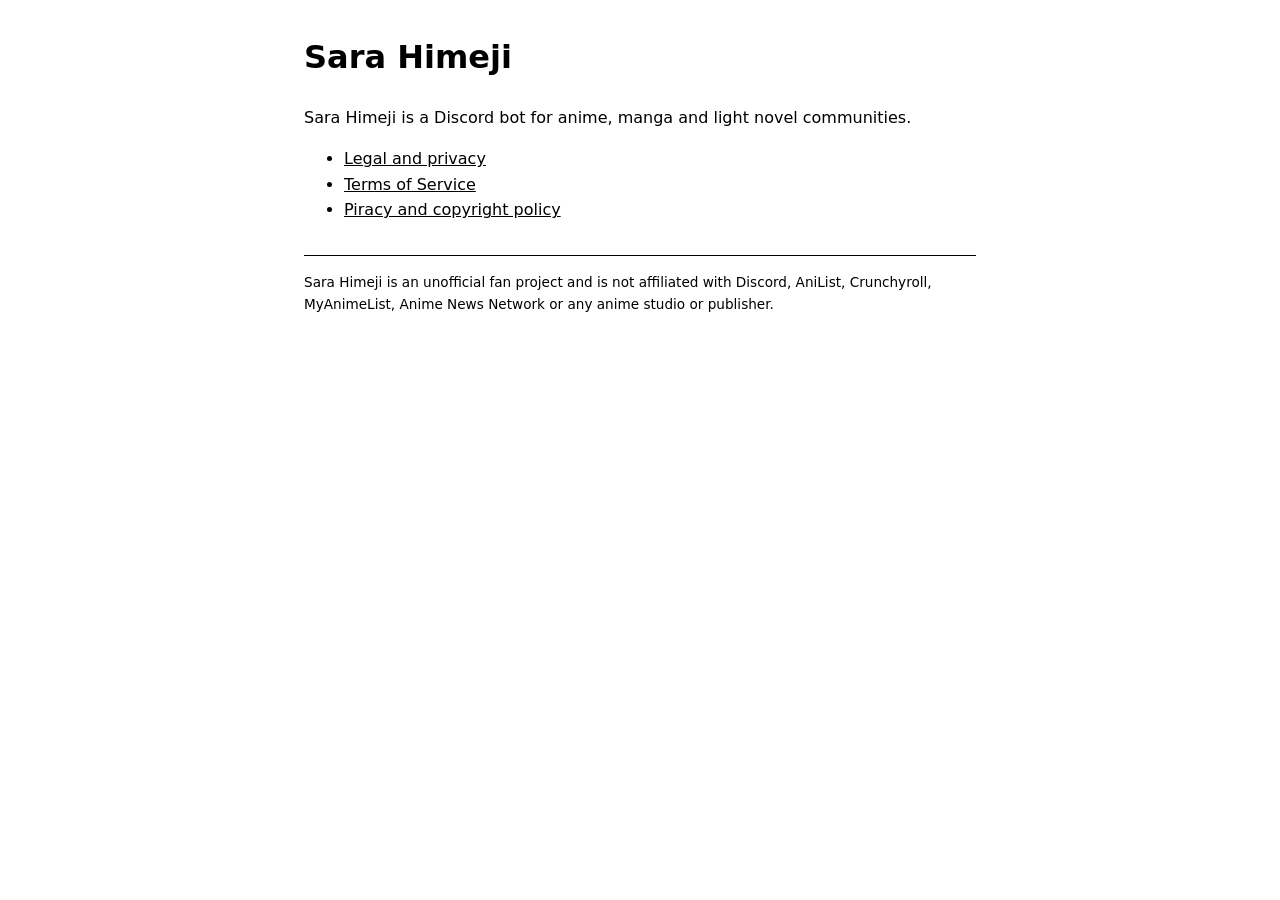
<file: index.html>
<!doctype html><html lang="en"><head><meta charset="utf-8"><meta name="viewport" content="width=device-width,initial-scale=1"><meta name="color-scheme" content="light dark"><title>Sara Himeji</title><link rel="icon" type="image/png" href="f.png"><link rel="stylesheet" href="style.css"></head><body>
<h1>Sara Himeji</h1>
<p>Sara Himeji is a Discord bot for anime, manga and light novel communities.</p>
<ul>
<li><a href="legal.html">Legal and privacy</a></li>
<li><a href="terms.html">Terms of Service</a></li>
<li><a href="piracy.html">Piracy and copyright policy</a></li>
</ul>
<hr><footer>Sara Himeji is an unofficial fan project and is not affiliated with Discord, AniList, Crunchyroll, MyAnimeList, Anime News Network or any anime studio or publisher.</footer>
</body></html>
</file>
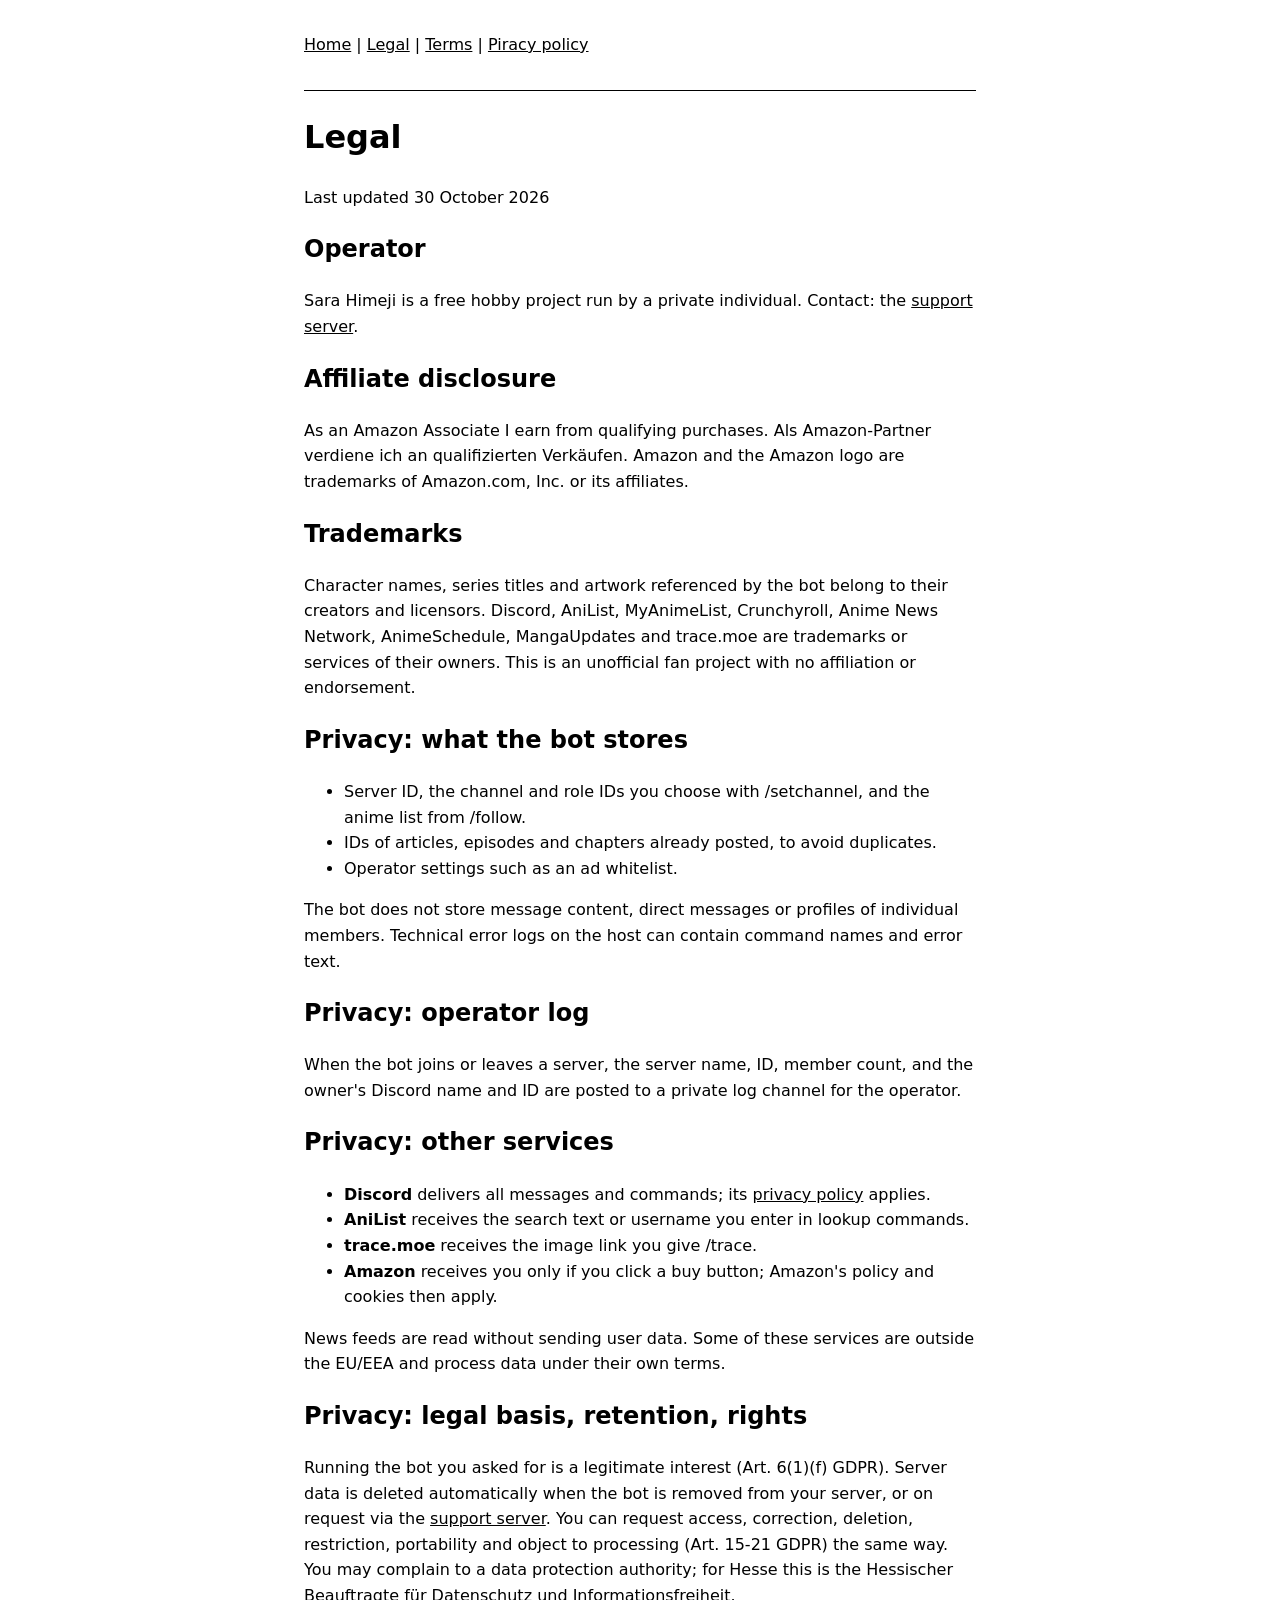
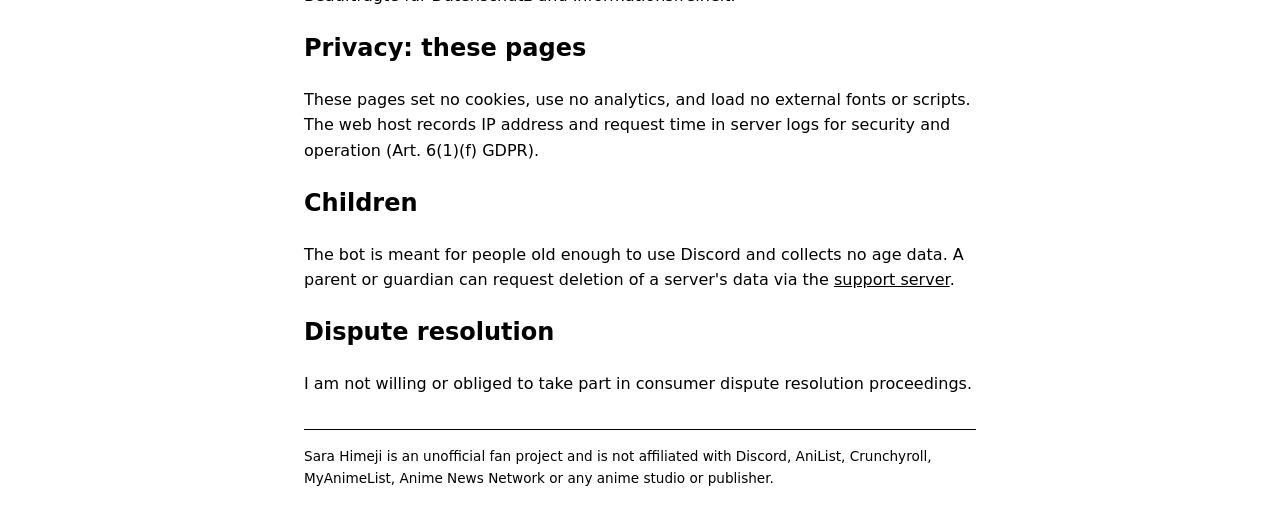
<file: legal.html>
<!doctype html><html lang="en"><head><meta charset="utf-8"><meta name="viewport" content="width=device-width,initial-scale=1"><title>Legal - Sara Himeji</title><meta name="color-scheme" content="light dark"><link rel="icon" type="image/png" href="f.png"><link rel="stylesheet" href="style.css"></head><body><p><a href="index.html">Home</a> | <a href="legal.html">Legal</a> | <a href="terms.html">Terms</a> | <a href="piracy.html">Piracy policy</a></p><hr><main><h1>Legal</h1><p>Last updated 30 October 2026</p>
<h2>Operator</h2><p>Sara Himeji is a free hobby project run by a private individual. Contact: the <a href="https://discord.gg/YOUR_INVITE">support server</a>.</p>
<h2>Affiliate disclosure</h2><p>As an Amazon Associate I earn from qualifying purchases. Als Amazon-Partner verdiene ich an qualifizierten Verkäufen. Amazon and the Amazon logo are trademarks of Amazon.com, Inc. or its affiliates.</p>
<h2>Trademarks</h2><p>Character names, series titles and artwork referenced by the bot belong to their creators and licensors. Discord, AniList, MyAnimeList, Crunchyroll, Anime News Network, AnimeSchedule, MangaUpdates and trace.moe are trademarks or services of their owners. This is an unofficial fan project with no affiliation or endorsement.</p>
<h2>Privacy: what the bot stores</h2><ul><li>Server ID, the channel and role IDs you choose with /setchannel, and the anime list from /follow.</li><li>IDs of articles, episodes and chapters already posted, to avoid duplicates.</li><li>Operator settings such as an ad whitelist.</li></ul><p>The bot does not store message content, direct messages or profiles of individual members. Technical error logs on the host can contain command names and error text.</p>
<h2>Privacy: operator log</h2><p>When the bot joins or leaves a server, the server name, ID, member count, and the owner's Discord name and ID are posted to a private log channel for the operator.</p>
<h2>Privacy: other services</h2><ul><li><strong>Discord</strong> delivers all messages and commands; its <a href="https://discord.com/privacy">privacy policy</a> applies.</li><li><strong>AniList</strong> receives the search text or username you enter in lookup commands.</li><li><strong>trace.moe</strong> receives the image link you give /trace.</li><li><strong>Amazon</strong> receives you only if you click a buy button; Amazon's policy and cookies then apply.</li></ul><p>News feeds are read without sending user data. Some of these services are outside the EU/EEA and process data under their own terms.</p>
<h2>Privacy: legal basis, retention, rights</h2><p>Running the bot you asked for is a legitimate interest (Art. 6(1)(f) GDPR). Server data is deleted automatically when the bot is removed from your server, or on request via the <a href="https://discord.gg/YOUR_INVITE">support server</a>. You can request access, correction, deletion, restriction, portability and object to processing (Art. 15-21 GDPR) the same way. You may complain to a data protection authority; for Hesse this is the Hessischer Beauftragte für Datenschutz und Informationsfreiheit.</p>
<h2>Privacy: these pages</h2><p>These pages set no cookies, use no analytics, and load no external fonts or scripts. The web host records IP address and request time in server logs for security and operation (Art. 6(1)(f) GDPR).</p>
<h2>Children</h2><p>The bot is meant for people old enough to use Discord and collects no age data. A parent or guardian can request deletion of a server's data via the <a href="https://discord.gg/YOUR_INVITE">support server</a>.</p>
<h2>Dispute resolution</h2><p>I am not willing or obliged to take part in consumer dispute resolution proceedings.</p></main><hr><footer>Sara Himeji is an unofficial fan project and is not affiliated with Discord, AniList, Crunchyroll, MyAnimeList, Anime News Network or any anime studio or publisher.</footer></body></html>
</file>
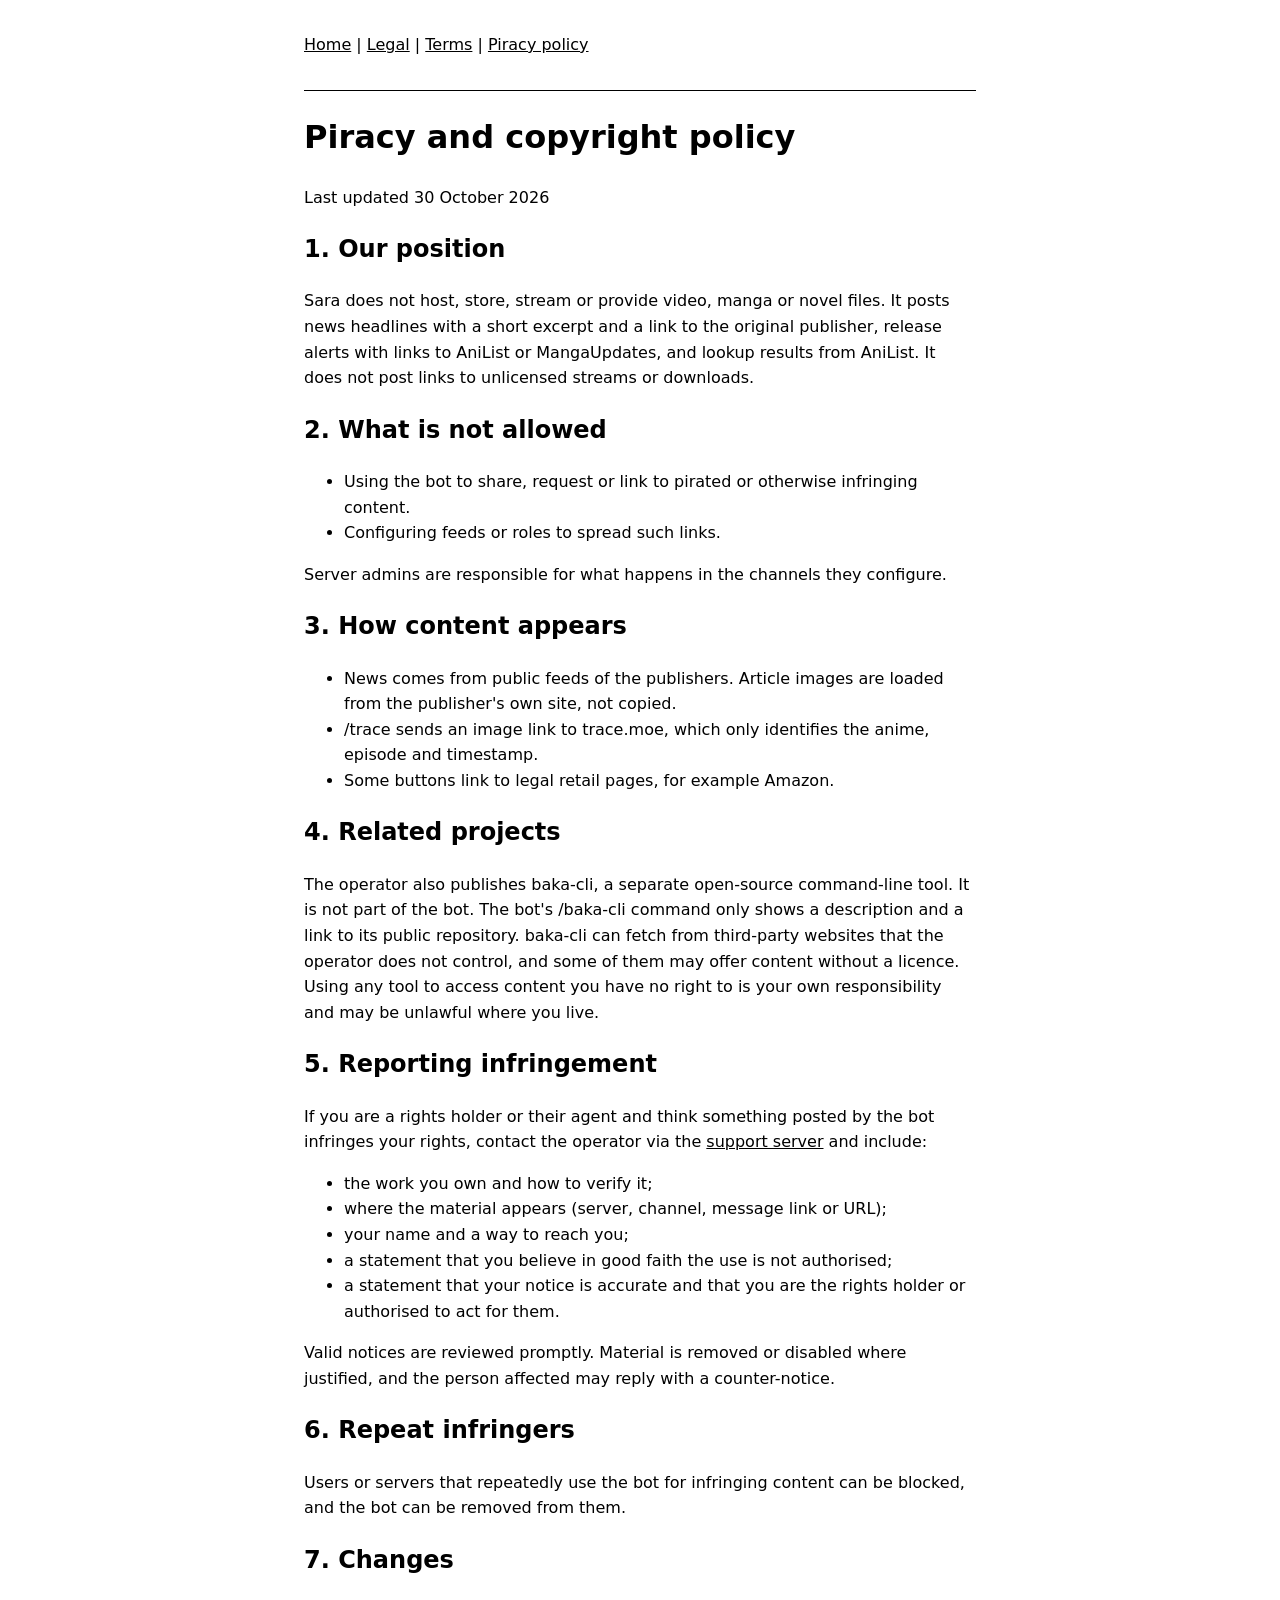
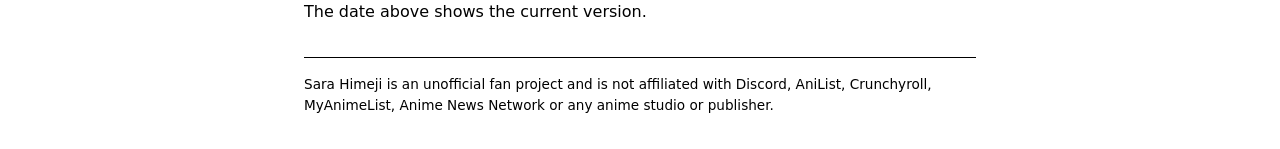
<file: piracy.html>
<!doctype html><html lang="en"><head><meta charset="utf-8"><meta name="viewport" content="width=device-width,initial-scale=1"><title>Piracy and copyright policy - Sara Himeji</title><meta name="color-scheme" content="light dark"><link rel="icon" type="image/png" href="f.png"><link rel="stylesheet" href="style.css"></head><body><p><a href="index.html">Home</a> | <a href="legal.html">Legal</a> | <a href="terms.html">Terms</a> | <a href="piracy.html">Piracy policy</a></p><hr><main><h1>Piracy and copyright policy</h1><p>Last updated 30 October 2026</p>
<h2>1. Our position</h2><p>Sara does not host, store, stream or provide video, manga or novel files. It posts news headlines with a short excerpt and a link to the original publisher, release alerts with links to AniList or MangaUpdates, and lookup results from AniList. It does not post links to unlicensed streams or downloads.</p>
<h2>2. What is not allowed</h2><ul><li>Using the bot to share, request or link to pirated or otherwise infringing content.</li><li>Configuring feeds or roles to spread such links.</li></ul><p>Server admins are responsible for what happens in the channels they configure.</p>
<h2>3. How content appears</h2><ul><li>News comes from public feeds of the publishers. Article images are loaded from the publisher's own site, not copied.</li><li>/trace sends an image link to trace.moe, which only identifies the anime, episode and timestamp.</li><li>Some buttons link to legal retail pages, for example Amazon.</li></ul>
<h2>4. Related projects</h2><p>The operator also publishes baka-cli, a separate open-source command-line tool. It is not part of the bot. The bot's /baka-cli command only shows a description and a link to its public repository. baka-cli can fetch from third-party websites that the operator does not control, and some of them may offer content without a licence. Using any tool to access content you have no right to is your own responsibility and may be unlawful where you live.</p>
<h2>5. Reporting infringement</h2><p>If you are a rights holder or their agent and think something posted by the bot infringes your rights, contact the operator via the <a href="https://discord.gg/YOUR_INVITE">support server</a> and include:</p><ul><li>the work you own and how to verify it;</li><li>where the material appears (server, channel, message link or URL);</li><li>your name and a way to reach you;</li><li>a statement that you believe in good faith the use is not authorised;</li><li>a statement that your notice is accurate and that you are the rights holder or authorised to act for them.</li></ul><p>Valid notices are reviewed promptly. Material is removed or disabled where justified, and the person affected may reply with a counter-notice.</p>
<h2>6. Repeat infringers</h2><p>Users or servers that repeatedly use the bot for infringing content can be blocked, and the bot can be removed from them.</p>
<h2>7. Changes</h2><p>The date above shows the current version.</p></main><hr><footer>Sara Himeji is an unofficial fan project and is not affiliated with Discord, AniList, Crunchyroll, MyAnimeList, Anime News Network or any anime studio or publisher.</footer></body></html>
</file>
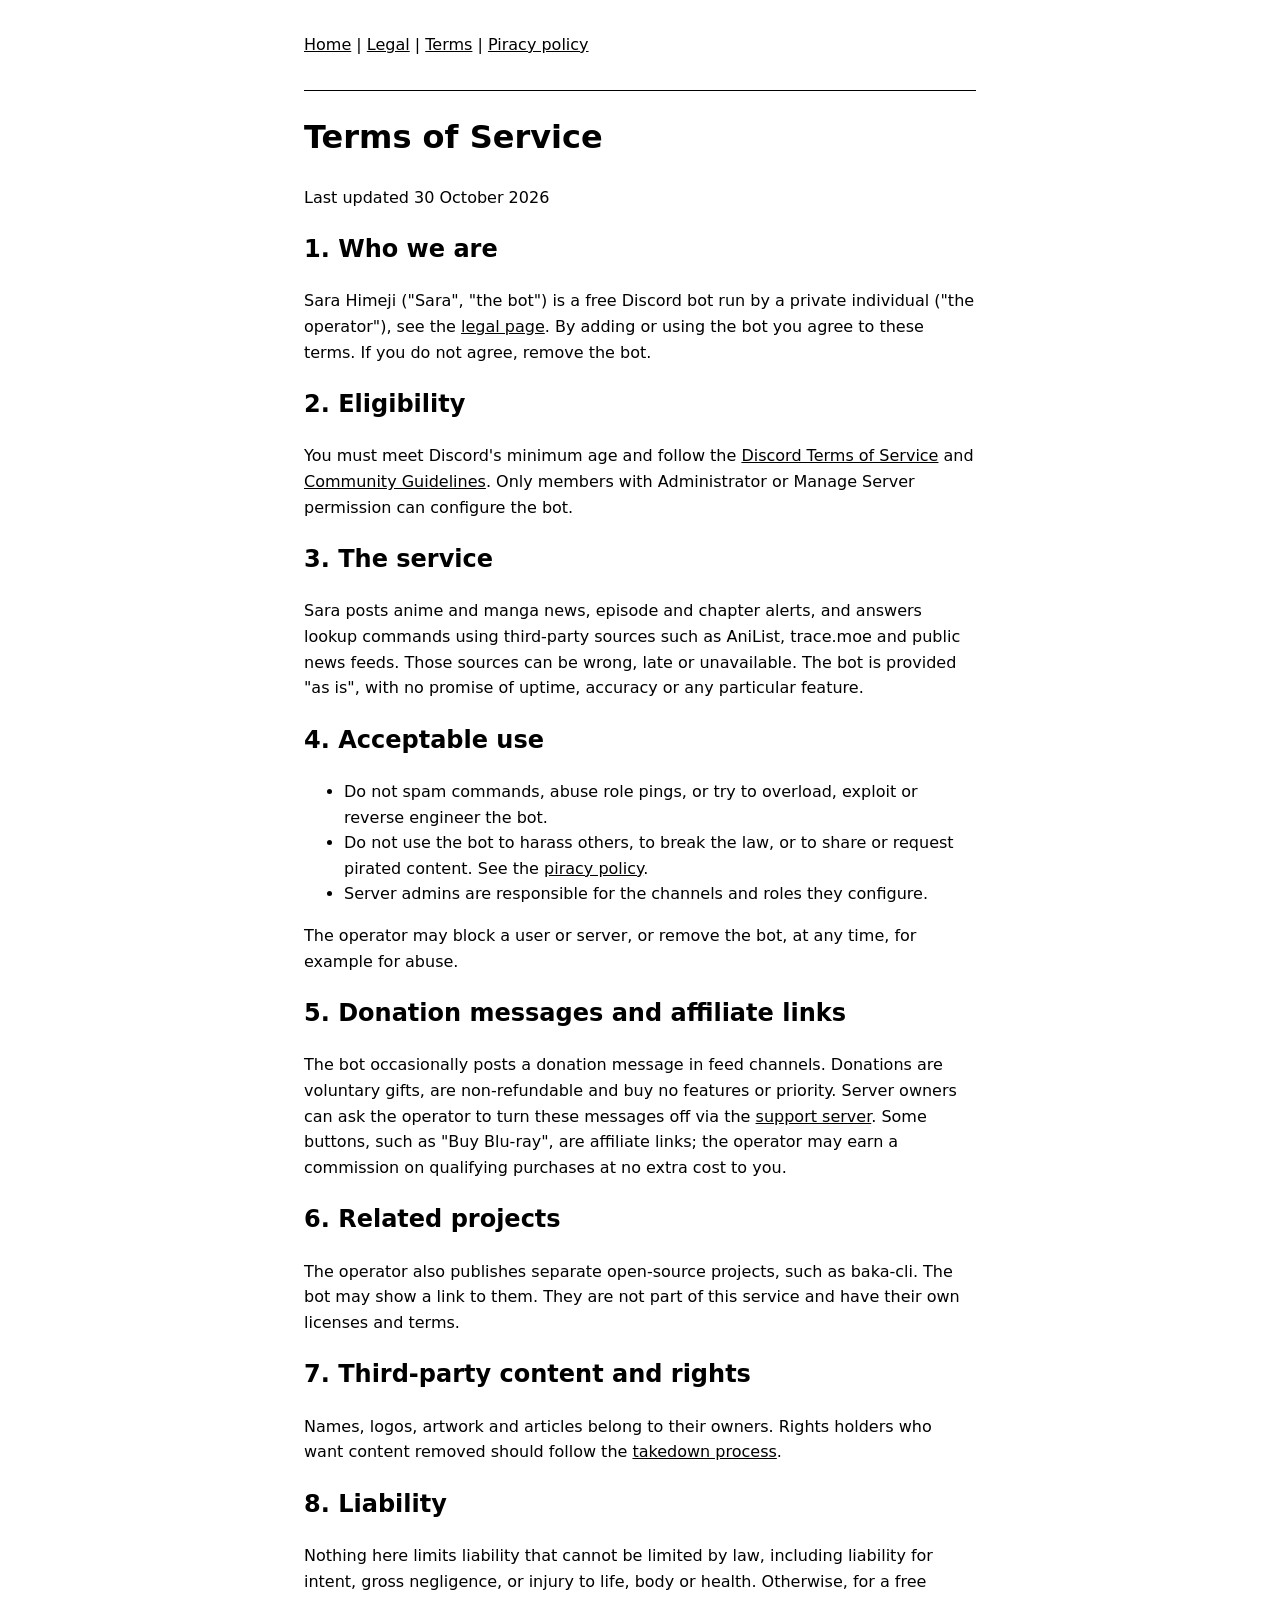
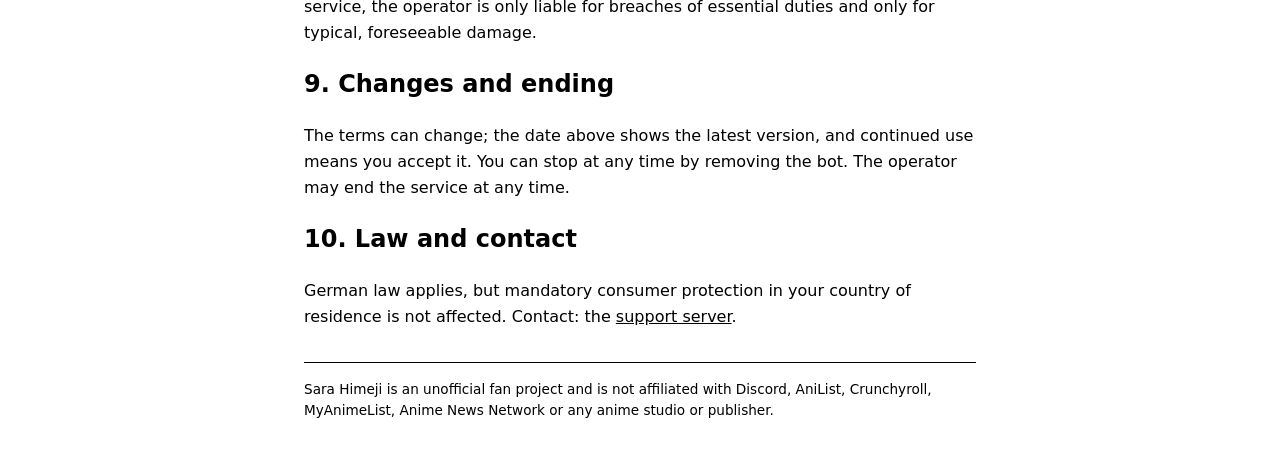
<file: terms.html>
<!doctype html><html lang="en"><head><meta charset="utf-8"><meta name="viewport" content="width=device-width,initial-scale=1"><title>Terms of Service - Sara Himeji</title><meta name="color-scheme" content="light dark"><link rel="icon" type="image/png" href="f.png"><link rel="stylesheet" href="style.css"></head><body><p><a href="index.html">Home</a> | <a href="legal.html">Legal</a> | <a href="terms.html">Terms</a> | <a href="piracy.html">Piracy policy</a></p><hr><main><h1>Terms of Service</h1><p>Last updated 30 October 2026</p>
<h2>1. Who we are</h2><p>Sara Himeji ("Sara", "the bot") is a free Discord bot run by a private individual ("the operator"), see the <a href="legal.html">legal page</a>. By adding or using the bot you agree to these terms. If you do not agree, remove the bot.</p>
<h2>2. Eligibility</h2><p>You must meet Discord's minimum age and follow the <a href="https://discord.com/terms">Discord Terms of Service</a> and <a href="https://discord.com/guidelines">Community Guidelines</a>. Only members with Administrator or Manage Server permission can configure the bot.</p>
<h2>3. The service</h2><p>Sara posts anime and manga news, episode and chapter alerts, and answers lookup commands using third-party sources such as AniList, trace.moe and public news feeds. Those sources can be wrong, late or unavailable. The bot is provided "as is", with no promise of uptime, accuracy or any particular feature.</p>
<h2>4. Acceptable use</h2><ul><li>Do not spam commands, abuse role pings, or try to overload, exploit or reverse engineer the bot.</li><li>Do not use the bot to harass others, to break the law, or to share or request pirated content. See the <a href="piracy.html">piracy policy</a>.</li><li>Server admins are responsible for the channels and roles they configure.</li></ul><p>The operator may block a user or server, or remove the bot, at any time, for example for abuse.</p>
<h2>5. Donation messages and affiliate links</h2><p>The bot occasionally posts a donation message in feed channels. Donations are voluntary gifts, are non-refundable and buy no features or priority. Server owners can ask the operator to turn these messages off via the <a href="https://discord.gg/YOUR_INVITE">support server</a>. Some buttons, such as "Buy Blu-ray", are affiliate links; the operator may earn a commission on qualifying purchases at no extra cost to you.</p>
<h2>6. Related projects</h2><p>The operator also publishes separate open-source projects, such as baka-cli. The bot may show a link to them. They are not part of this service and have their own licenses and terms.</p>
<h2>7. Third-party content and rights</h2><p>Names, logos, artwork and articles belong to their owners. Rights holders who want content removed should follow the <a href="piracy.html">takedown process</a>.</p>
<h2>8. Liability</h2><p>Nothing here limits liability that cannot be limited by law, including liability for intent, gross negligence, or injury to life, body or health. Otherwise, for a free service, the operator is only liable for breaches of essential duties and only for typical, foreseeable damage.</p>
<h2>9. Changes and ending</h2><p>The terms can change; the date above shows the latest version, and continued use means you accept it. You can stop at any time by removing the bot. The operator may end the service at any time.</p>
<h2>10. Law and contact</h2><p>German law applies, but mandatory consumer protection in your country of residence is not affected. Contact: the <a href="https://discord.gg/YOUR_INVITE">support server</a>.</p></main><hr><footer>Sara Himeji is an unofficial fan project and is not affiliated with Discord, AniList, Crunchyroll, MyAnimeList, Anime News Network or any anime studio or publisher.</footer></body></html>
</file>
<file: style.css>
body{max-width:42rem;margin:2rem auto;padding:0 1rem;background:#fff;color:#000;font:1rem/1.6 system-ui,-apple-system,"Segoe UI",Roboto,sans-serif}
a{color:#000}
hr{border:0;border-top:1px solid #000;margin:2rem 0 1rem}
footer{font-size:.85rem}
</file>
